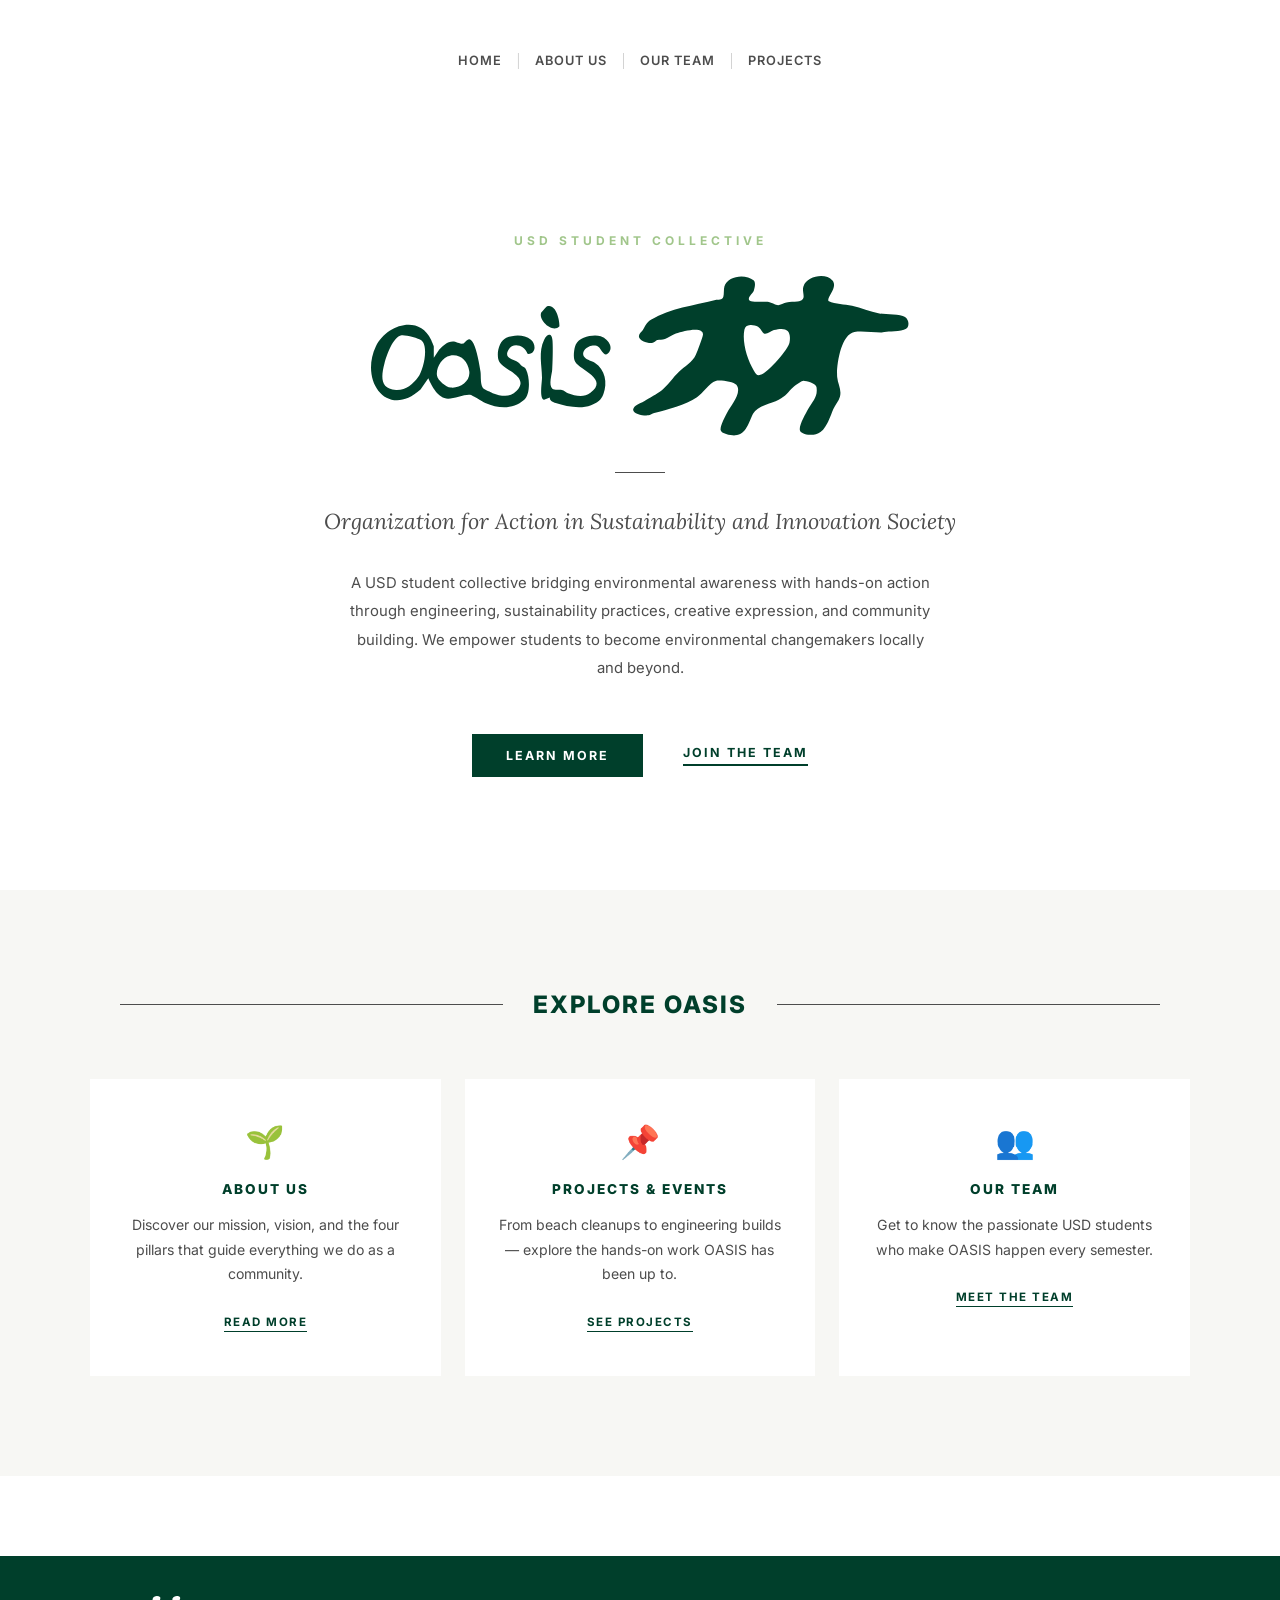
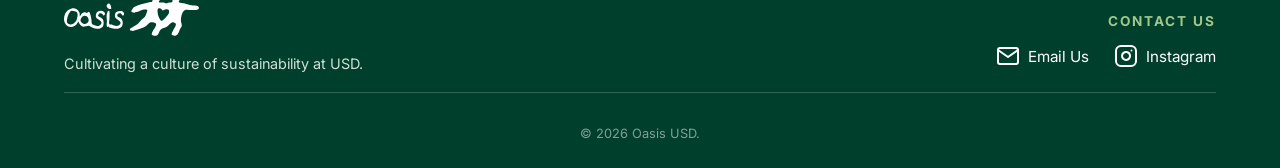
<file: index.html>
<!DOCTYPE html>
<html lang="en">
<head>
    <meta charset="UTF-8">
    <meta name="viewport" content="width=device-width, initial-scale=1.0">
    <title>OASIS | Home</title>

    <link rel="preconnect" href="https://fonts.googleapis.com">
    <link rel="preconnect" href="https://fonts.gstatic.com" crossorigin>
    <link href="https://fonts.googleapis.com/css2?family=Inter:wght@400;700;800&family=Lora:ital,wght@0,400..700;1,400..700&display=swap" rel="stylesheet">

    <link rel="stylesheet" href="style.css">
</head>
<body>
    <header class="main-header">
        <div class="header-left">
            <img src="images/HeaderTopLeftLogo.svg" alt="" class="logo-img" aria-hidden="true" style="visibility:hidden;" draggable="false">
        </div>

        <nav class="nav-center">
            <ul class="nav-links">
                <li><a href="index.html">HOME</a></li>
                <li><a href="about.html">ABOUT US</a></li>
                <li><a href="our_team.html">OUR TEAM</a></li>
                <li><a href="projects.html">PROJECTS</a></li>
            </ul>
        </nav>

        <div class="header-right">
            <a href="https://docs.google.com/forms/d/e/1FAIpQLSdKoy73hd1yaiFfK6rCuxBZriR-zCFYm5SBNoKL3AmUP_lp4A/viewform?usp=header"
                target="_blank"
                rel="noopener noreferrer"
                class="join-btn join-btn-hero-hidden"
                id="header-join-btn">
                JOIN THE TEAM
            </a>
        </div>
    </header>

    <main>

        <!-- HERO -->
        <section class="hero-section">
            <div class="hero-content">
                <p class="hero-eyebrow">USD STUDENT COLLECTIVE</p>
                <img src="images/HeaderTopLeftLogo.svg" alt="OASIS" class="hero-logo-img" oncontextmenu="return false;" draggable="false">
                <div class="hero-divider"></div>
                <p class="hero-subtitle"><em>Organization for Action in Sustainability and Innovation Society</em></p>
                <p class="hero-description">A USD student collective bridging environmental awareness with hands-on action through engineering, sustainability practices, creative expression, and community building. We empower students to become environmental changemakers locally and beyond.</p>
                <div class="hero-ctas">
                    <a href="about.html" class="hero-cta-primary">LEARN MORE</a>
                    <a href="https://docs.google.com/forms/d/e/1FAIpQLSdKoy73hd1yaiFfK6rCuxBZriR-zCFYm5SBNoKL3AmUP_lp4A/viewform?usp=header"
                       target="_blank" rel="noopener noreferrer"
                       class="hero-cta-secondary">JOIN THE TEAM</a>
                </div>
            </div>
        </section>

        <!-- FEATURE CARDS -->
        <section class="features-section">
            <h2 class="section-title-lines">EXPLORE OASIS</h2>
            <div class="features-grid">

                <a href="about.html" class="feature-card fc-delay-1">
                    <div class="feature-card-icon">🌱</div>
                    <h3>ABOUT US</h3>
                    <p>Discover our mission, vision, and the four pillars that guide everything we do as a community.</p>
                    <span class="feature-card-arrow">READ MORE</span>
                </a>

                <a href="projects.html" class="feature-card fc-delay-2">
                    <div class="feature-card-icon">📌</div>
                    <h3>PROJECTS & EVENTS</h3>
                    <p>From beach cleanups to engineering builds — explore the hands-on work OASIS has been up to.</p>
                    <span class="feature-card-arrow">SEE PROJECTS</span>
                </a>

                <a href="our_team.html" class="feature-card fc-delay-3">
                    <div class="feature-card-icon">👥</div>
                    <h3>OUR TEAM</h3>
                    <p>Get to know the passionate USD students who make OASIS happen every semester.</p>
                    <span class="feature-card-arrow">MEET THE TEAM</span>
                </a>

            </div>
        </section>

    </main>

    <footer class="main-footer">
        <div class="footer-content">

            <div class="footer-left">
                <img src="images/HeaderTopLeftLogo.svg" alt="Oasis Logo" class="footer-logo" oncontextmenu="return false;" draggable="false">
                <p>Cultivating a culture of sustainability at USD.</p>
            </div>

            <div class="footer-right">
                <p class="footer-heading">CONTACT US</p>
                <div class="social-links">

                    <a href="mailto:oasis@sandiego.edu" class="social-icon">
                        <svg xmlns="http://www.w3.org/2000/svg" width="24" height="24" viewBox="0 0 24 24" fill="none" stroke="currentColor" stroke-width="2" stroke-linecap="round" stroke-linejoin="round"><path d="M4 4h16c1.1 0 2 .9 2 2v12c0 1.1-.9 2-2 2H4c-1.1 0-2-.9-2-2V6c0-1.1.9-2 2-2z"></path><polyline points="22,6 12,13 2,6"></polyline></svg>
                        <span>Email Us</span>
                    </a>

                    <a href="https://www.instagram.com/oasisusd?igsh=NTc4MTIwNjQ2YQ==" target="_blank" rel="noopener noreferrer" class="social-icon">
                        <svg xmlns="http://www.w3.org/2000/svg" width="24" height="24" viewBox="0 0 24 24" fill="none" stroke="currentColor" stroke-width="2" stroke-linecap="round" stroke-linejoin="round"><rect x="2" y="2" width="20" height="20" rx="5" ry="5"></rect><path d="M16 11.37A4 4 0 1 1 12.63 8 4 4 0 0 1 16 11.37z"></path><line x1="17.5" y1="6.5" x2="17.51" y2="6.5"></line></svg>
                        <span>Instagram</span>
                    </a>

                </div>
            </div>

        </div>

        <div class="footer-bottom">
            <p>&copy; 2026 Oasis USD.</p>
        </div>
    </footer>
</body>
</html>
</file>
<file: style.css>
html {
    overflow-y: scroll; /* Obliga a que siempre haya espacio para el scroll, evitando el "salto" */
    overflow-x: hidden; /* Evita que la página se mueva hacia los lados en celular */
}

body {
    margin: 0;
    padding: 0;
    box-sizing: border-box;
    overflow-x: hidden;
    width: 100%;
}

*, *::before, *::after {
    box-sizing: inherit;
}

.main-header {
    display: flex;
    align-items: center;
    justify-content: space-between;
    padding: 40px 5%;
    box-sizing: border-box;
}



.logo-img {
    height: 40px; 
    width: auto;  
    display: block;
    transform: scale(1.2); 
}

.header-left {
    display: flex;
    align-items: center;
    min-width: 150px; 
}


.nav-center {
    position: absolute;
    left: 50%;
    transform: translateX(-50%);
}

.nav-links {
    display: flex;
    list-style: none;
    padding: 0;
    margin: 0;
    gap: 15px;
    align-items: center;
}

.nav-links li:not(:last-child)::after {
    content: "|";
    margin-left: 15px;
    color: #4d4d4d;
    opacity: 0.3; 
}

.nav-links li a {
    font-family: 'Inter', sans-serif;
    text-decoration: none;
    color: #4d4d4d;
    font-size: 0.8rem;
    font-weight: 600;
    letter-spacing: 1px;
    transition: 0.3s;
}

.nav-links li a:hover {
    color: #a1c68b;
}

.join-btn {
    font-family: 'Inter', sans-serif;
    text-decoration: none;
    color: #003f2b;
    font-size: 0.75rem;
    font-weight: 700;
    letter-spacing: 1px;
    border-bottom: 2px solid #003f2b;
    padding-bottom: 4px;
    transition: opacity 0.3s;
}

.join-btn:hover {
    opacity: 0.6;
}

.join-btn-hero-hidden {
    opacity: 0;
    pointer-events: none;
}

/* ABOUT US - MISSION & VISION */

.mission-vision-section {
    padding: 60px 5%;
    max-width: 1200px;
    margin: 0 auto;
}

/* íneas a los lados del título */
.section-title-lines {
    display: flex;
    align-items: center;
    text-align: center;
    font-family: 'Inter', sans-serif;
    font-size: 1.5rem;
    font-weight: 800;
    color: #003f2b; 
    letter-spacing: 2px;
    margin-bottom: 60px;
    opacity: 0;
    transform: translateY(50px);
    animation: riseFade 2s ease-out forwards;
}

/* aqui estoy agregando las lineas */
.section-title-lines::before,
.section-title-lines::after {
    content: '';
    flex: 1; /* Hace que las líneas tomen todo el espacio sobrante */
    border-bottom: 1px solid #4d4d4d; 
    margin: 0 30px; /* Separación entre la línea y el texto */
}

/* dividiendo en columnas mission y vission */
.mv-grid {
    display: grid;
    grid-template-columns: 1fr 1fr; /* Dos columnas iguales */
    gap: 80px; /* Espacio entre misión y visión */
    padding: 0 5%;
}

.mv-block {
    text-align: center; /* Centra el texto y el icono */
    opacity: 0;
    transform: translateY(50px);
    animation: riseFade 2s ease-out 0.3s both;
}

/* emojis */
.mv-icon {
    font-size: 2.5rem; 
    margin-bottom: 20px;
}

.mv-block h3 {
    font-family: 'Inter', sans-serif;
    font-size: 1.2rem;
    color: #003f2b;
    margin-bottom: 20px;
    letter-spacing: 1px;
}

.mv-block p {
    font-family: 'Inter', sans-serif; 
    font-size: 0.95rem;
    color: #4d4d4d;
    line-height: 1.6;
}

/* Animacion riseFade */
@keyframes riseFade {
    from {
        opacity: 0;
        transform: translateY(10px);
    }
    to {
        opacity: 1;
        transform: translateY(0);
    }
}

.pillars-section {
    padding: 10px 5% 60px;
    max-width: 1200px;
    margin: 0 auto; 
    animation: riseFade 2s ease-out 0.6s both;
}

.pillars-grid {
    display: grid;
    grid-template-columns: repeat(4, 1fr);
    gap: 30px; 
    justify-items: center; 
    align-items: center; 
    padding: 20px 0;
}


.pillar-postit {
    width: 100%;
    max-width: 340px; 
    height: 340px; 
    object-fit: contain; 
    transition: transform 0.3s ease;
    opacity: 0;
    animation: riseFade 1.5s ease-out forwards;
    cursor: pointer;
}

.pillar-postit:hover {
    transform: scale(1.02) !important;
}

.postit-a { animation-delay: 0.3s; rotate: -2deg;}
.postit-b { animation-delay: 0.5s; rotate: 1.5deg;}
.postit-c { animation-delay: 0.7s; rotate: -1deg;}
.postit-d { animation-delay: 0.9s; rotate: 2deg;}

/* Añade esto al final de tu CSS */
.postit-a {
    width: 110%; 
    animation-delay: 0.3s;
    transform: none; 
}

/* Nota: Si usas esto, cambia el hover para que no se rompa */
.postit-a:hover {
    transform: scale(1.02) !important;
}

/* HOME - HERO */

.hero-section {
    min-height: calc(100vh - 130px);
    display: flex;
    align-items: center;
    justify-content: center;
    padding: 80px 5%;
    text-align: center;
}

.hero-content {
    max-width: 760px;
    margin: 0 auto;
}

.hero-eyebrow {
    font-family: 'Inter', sans-serif;
    font-size: 0.75rem;
    font-weight: 700;
    letter-spacing: 4px;
    color: #a1c68b;
    margin: 0 0 28px;
    opacity: 0;
    animation: riseFade 1s ease-out 0.1s both;
}

.hero-logo-img {
    height: clamp(70px, 14vw, 160px);
    width: auto;
    display: block;
    margin: 0 auto 36px;
    opacity: 0;
    animation: riseFade 1.2s ease-out 0.2s both;
}

.hero-divider {
    width: 50px;
    height: 1px;
    background-color: #4d4d4d;
    opacity: 0.3;
    margin: 0 auto 32px;
    animation: riseFade 1s ease-out 0.35s both;
}

.hero-subtitle {
    font-family: 'Lora', serif;
    font-style: italic;
    font-size: clamp(1rem, 2.4vw, 1.35rem);
    color: #4d4d4d;
    line-height: 1.5;
    margin: 0 0 32px;
    opacity: 0;
    animation: riseFade 1s ease-out 0.45s both;
}

.hero-description {
    font-family: 'Inter', sans-serif;
    font-size: 0.93rem;
    color: #4d4d4d;
    line-height: 1.9;
    max-width: 580px;
    margin: 0 auto 52px;
    opacity: 0;
    animation: riseFade 1s ease-out 0.55s both;
}

.hero-ctas {
    display: flex;
    gap: 40px;
    justify-content: center;
    align-items: center;
    opacity: 0;
    animation: riseFade 1s ease-out 0.65s both;
}

.hero-cta-primary {
    font-family: 'Inter', sans-serif;
    font-size: 0.78rem;
    font-weight: 700;
    letter-spacing: 2px;
    color: #ffffff;
    background-color: #003f2b;
    padding: 14px 34px;
    text-decoration: none;
    transition: opacity 0.3s;
}

.hero-cta-primary:hover {
    opacity: 0.8;
}

.hero-cta-secondary {
    font-family: 'Inter', sans-serif;
    font-size: 0.78rem;
    font-weight: 700;
    letter-spacing: 2px;
    color: #003f2b;
    text-decoration: none;
    border-bottom: 2px solid #003f2b;
    padding-bottom: 4px;
    transition: opacity 0.3s;
}

.hero-cta-secondary:hover {
    opacity: 0.6;
}

/* HOME - FEATURE CARDS */

.features-section {
    padding: 80px 5% 100px;
    background-color: #f7f7f4;
}

.features-section .section-title-lines {
    max-width: 1100px;
    margin-left: auto;
    margin-right: auto;
}

.features-grid {
    display: grid;
    grid-template-columns: repeat(3, 1fr);
    gap: 24px;
    max-width: 1100px;
    margin: 0 auto;
}

.feature-card {
    background: #ffffff;
    padding: 44px 32px;
    text-align: center;
    text-decoration: none;
    color: inherit;
    transition: transform 0.3s ease, box-shadow 0.3s ease;
    opacity: 0;
    animation: riseFade 1s ease-out both;
}

.feature-card:hover {
    transform: translateY(-5px);
    box-shadow: 0 16px 36px rgba(0, 0, 0, 0.07);
}

.fc-delay-1 { animation-delay: 0.3s; }
.fc-delay-2 { animation-delay: 0.5s; }
.fc-delay-3 { animation-delay: 0.7s; }

.feature-card-icon {
    font-size: 2rem;
    margin-bottom: 20px;
}

.feature-card h3 {
    font-family: 'Inter', sans-serif;
    font-size: 0.85rem;
    font-weight: 800;
    color: #003f2b;
    letter-spacing: 2px;
    margin: 0 0 16px;
}

.feature-card p {
    font-family: 'Inter', sans-serif;
    font-size: 0.88rem;
    color: #4d4d4d;
    line-height: 1.75;
    margin: 0;
}

.feature-card-arrow {
    display: inline-block;
    margin-top: 28px;
    font-family: 'Inter', sans-serif;
    font-size: 0.72rem;
    font-weight: 700;
    letter-spacing: 1.5px;
    color: #003f2b;
    border-bottom: 1px solid #003f2b;
    padding-bottom: 2px;
    transition: opacity 0.3s;
}

.feature-card:hover .feature-card-arrow {
    opacity: 0.6;
}

/* FOOTER */
.main-footer {
    background-color: #003f2b; 
    color: #ffffff;
    padding: 40px 5% 15px;
    margin-top: 80px; 
    font-family: 'Inter', sans-serif;
}

.footer-content {
    display: flex;
    justify-content: space-between;
    align-items: center;
    max-width: 1200px;
    margin: 0 auto;
    padding-bottom: 20px;
    border-bottom: 1px solid rgba(255, 255, 255, 0.2);
}

.footer-left .footer-logo {
    height: 40px;
    margin-bottom: 15px;
    filter: brightness(0) invert(1); /* aqui estiy haciendo blanco el logo */
}

.footer-left p {
    font-size: 0.9rem;
    color: #d1e0d7;
    margin: 0;
    max-width: 300px;
}

.footer-right {
    text-align: right;
}

.footer-heading {
    font-weight: 700;
    font-size: 0.85rem;
    letter-spacing: 2px;
    margin-bottom: 15px;
    color: #a1c68b; /* El verde claro de tu hover */
}

.social-links {
    display: flex;
    gap: 25px;
}

.social-icon {
    display: flex;
    align-items: center;
    gap: 8px;
    color: #ffffff;
    text-decoration: none;
    font-size: 0.95rem;
    transition: color 0.3s ease;
}

.social-icon svg {
    transition: transform 0.3s ease;
}

.social-icon:hover {
    color: #a1c68b;
}

.social-icon:hover svg {
    transform: translateY(-3px); /* Pequeño saltito del icono insta y email al pasar el mouse */
}

.footer-bottom {
    text-align: center;
    padding-top: 20px;
    font-size: 0.8rem;
    color: rgba(255, 255, 255, 0.5);
}

/* PROJECTS */ 

.cuttingBoard-section {
    padding: 20px 5% 60px;
    display: flex;
    justify-content: center;
    align-items: flex-start;
    width: 100%;
    min-height: 80vh; 
    animation: riseFade .5s ease-out forwards;
}

.cuttingBoard-container {
    position: relative; 
    width: 100%;
    max-width: 1400px; 
    margin: -20px auto 0;
}

.cuttingBoard-base {
    display: block;
    width: 100%;
    height: auto; 
}

.projects-postit {
    position: absolute;
    top: 12%;
    right: 15%;
    width: 15%;
    min-width: 70px; 
    max-width: 200px; 
    z-index: 10;
    transform: rotate(6deg); 
    filter: drop-shadow(3px 5px 8px rgba(0, 0, 0, 0.3)); 
}

.events-postit {
    position: absolute;
    top: 12%;
    left: 15%;
    width: 15%;
    min-width: 70px; 
    max-width: 200px; 
    z-index: 10;
    transform: rotate(-4deg); 
    filter: drop-shadow(-3px 5px 8px rgba(0, 0, 0, 0.3)); 
}

.event-paper {
    position: absolute;
    top: 26%; 
    left: 6%; 
    width: 20%; /* Más grande que el post-it para que destaque */
    min-width: 120px;
    max-width: 350px;
    z-index: 5; 
    transform: rotate(6deg); 
    filter: drop-shadow(2px 4px 6px rgba(0, 0, 0, 0.2)); 
}

.event-pictures {
    position: absolute;
    top: 20%;       
    left: 23%;      
    width: 20%; 
    min-width: 120px; 
    max-width: 350px; 
    z-index: 1;
    transform: rotate(3deg); 
    filter: drop-shadow(-2px 4px 6px rgba(0, 0, 0, 0.2)); 
}


/* todo esto hace que la pagina sea apta para pantallas pequenas, es decir para el celular */
@media (max-width: 768px) {
    .main-header {
        flex-direction: column;
        padding: 20px;
    }
    .nav-center {
        position: static;
        transform: none;
        margin: 20px 0;
    }
 
    .nav-links {
        flex-wrap: wrap;
        justify-content: center;
        row-gap: 12px; 
    }
    .nav-links li a {
        font-size: 0.7rem; 
    }

    .pillars-grid {
        grid-template-columns: repeat(2, 1fr);
        gap: 50px;
    }

    .pillars-grid {
        grid-template-columns: 1fr;
        gap: 40px;
    }
    .pillar-postit {
        max-width: 280px; 
    }

    .footer-content {
        flex-direction: column;
        text-align: center;
        gap: 40px;
    }
    
    .footer-left p {
        margin: 0 auto;
    }

    .footer-right {
        text-align: center;
    }

    .social-links {
        justify-content: center;
    }

    .section-title-lines {
        font-size: 1.2rem;
    }
    
    .section-title-lines::before,
    .section-title-lines::after {
        margin: 0 15px; /* Líneas más cortas en celular */
    }

    .mv-grid {
        grid-template-columns: 1fr; /* Una sola columna: visión abajo de misión */
        gap: 50px;
    }

    .hero-section {
        min-height: auto;
        padding: 60px 5%;
    }

    .hero-logo-img {
        height: clamp(60px, 20vw, 100px);
    }

    .hero-ctas {
        flex-direction: column;
        gap: 24px;
    }

    .features-grid {
        grid-template-columns: 1fr;
        gap: 16px;
    }

    .cuttingBoard-section {
        /* Esto crea el margen blanco alrededor de todo el tablero en el celular */
        padding: 20px;
        min-height: auto;
    }

    .cuttingBoard-container {
        position: relative;
        width: 100%;
        height: 120svh; 
        border-radius: 20px; /* aqui estoy redondeando los bordes porque mi cutting board se corta en el cel */
        overflow: hidden; 
        margin: 0 auto;
    }

    .cuttingBoard-base {
        position: absolute;
        top: 50%;
        left: 50%;
        width: 120svh; 
        height: 100vw; 
        transform: translate(-50%, -50%) rotate(90deg) scale(1.1);
        object-fit: cover; 
    }

    .projects-postit {
        top: 50%; 
        left: 50%;
        transform: translateX(-50%) rotate(5deg); 
        width: 38%;
        min-width: 80px;
        max-width: 140px;
        z-index: 10;
    }

    .events-postit {
        top: 6%; 
        left: 8%;         /* Lo pegamos hacia la izquierda */
        transform: rotate(-4deg); /* Quitamos el translateX(-50%) */
        width: 40%;       
        min-width: 90px;  
        max-width: 150px;
        z-index: 10;      
    }

    /* 2. Papel rasgado (Desfasado a la derecha para proteger el texto) */
    .event-paper {
        top: 14%;         /* Lo subimos para que se meta bajo el post-it */
        left: 15%;        /* Lo empujamos a la derecha para que el post-it solo toque el margen en blanco izquierdo */
        transform: rotate(2deg); 
        width: 65%;       /* Un poco más grande para que el texto sea legible */
        min-width: 140px; 
        max-width: 240px;
        z-index: 5;       
    }

    /* 3. Fotos Polaroid (A la derecha, debajo del papel) */
    .event-pictures {
        top: 22%;         /* Las bajamos un poco para que se asomen bien */
        right: 4%;        /* Pegadas a la derecha */
        left: auto;       
        transform: rotate(-3deg); 
        width: 55%;       
        min-width: 110px; 
        max-width: 200px;
        z-index: 3;       
    }
}
</file>
